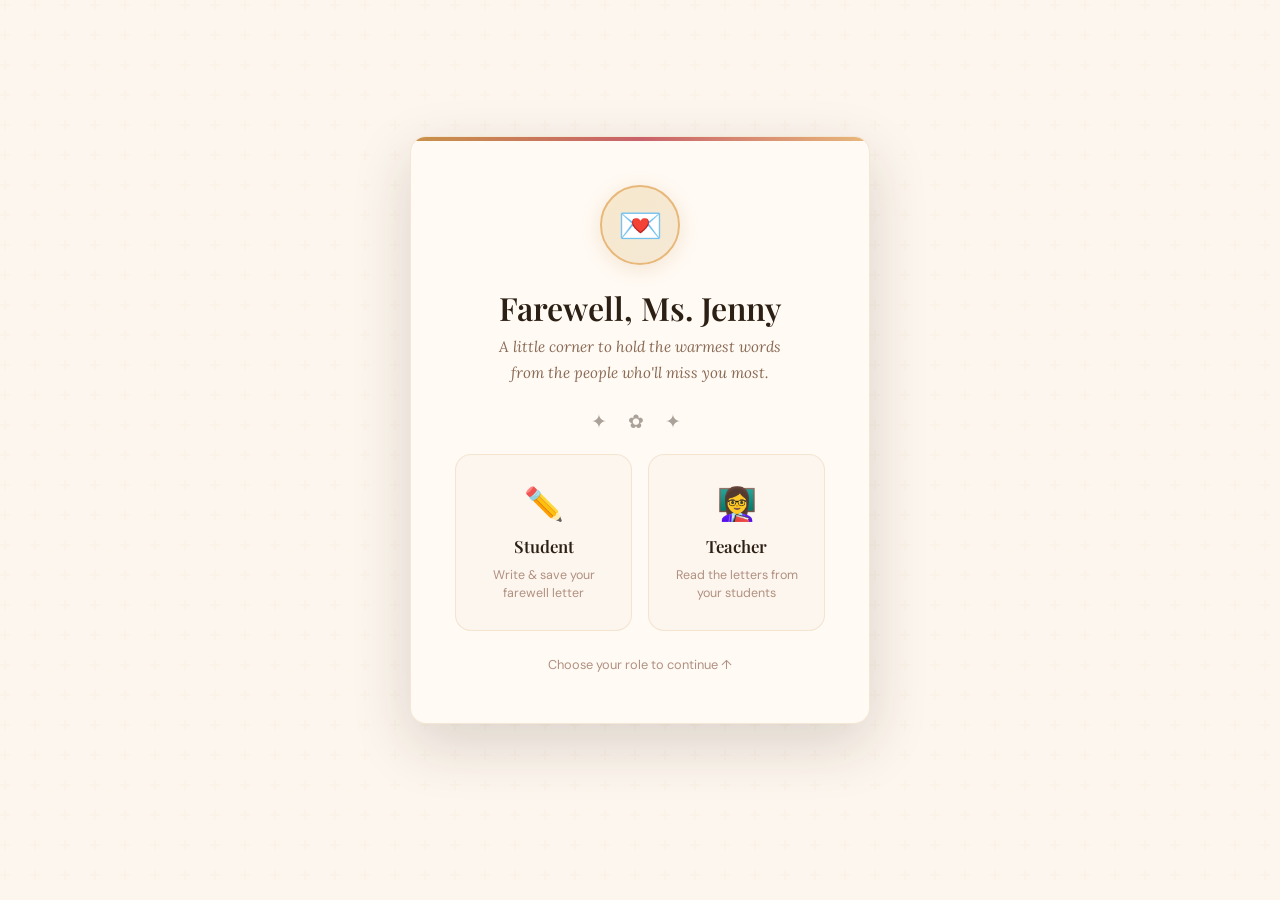
<file: index.html>
<!DOCTYPE html>
<html lang="en">
<head>
  <meta charset="UTF-8">
  <meta name="viewport" content="width=device-width, initial-scale=1.0">
  <title>Farewell Ms. Jenny — Letter Portal</title>
  <link rel="stylesheet" href="app.css">
</head>
<body>
  <main class="page page--center">
    <section class="card card--compact role-portal">
      <div class="portal-emblem">💌</div>
      <h1>Farewell, Ms. Jenny</h1>
      <p class="subtitle">
        A little corner to hold the warmest words<br>
        from the people who'll miss you most.
      </p>
      <div class="floral-deco">✦ ✿ ✦</div>
      <div class="role-grid">
        <a class="role-card" href="login.html?role=student">
          <span class="role-icon">✏️</span>
          <span class="role-label">Student</span>
          <span class="role-desc">Write & save your farewell letter</span>
        </a>
        <a class="role-card" href="login.html?role=teacher">
          <span class="role-icon">👩‍🏫</span>
          <span class="role-label">Teacher</span>
          <span class="role-desc">Read the letters from your students</span>
        </a>
      </div>
      <p class="hint" style="text-align:center;">Choose your role to continue ↑</p>
    </section>
  </main>

  <script src="shared.js"></script>
</body>
</html>
</file>
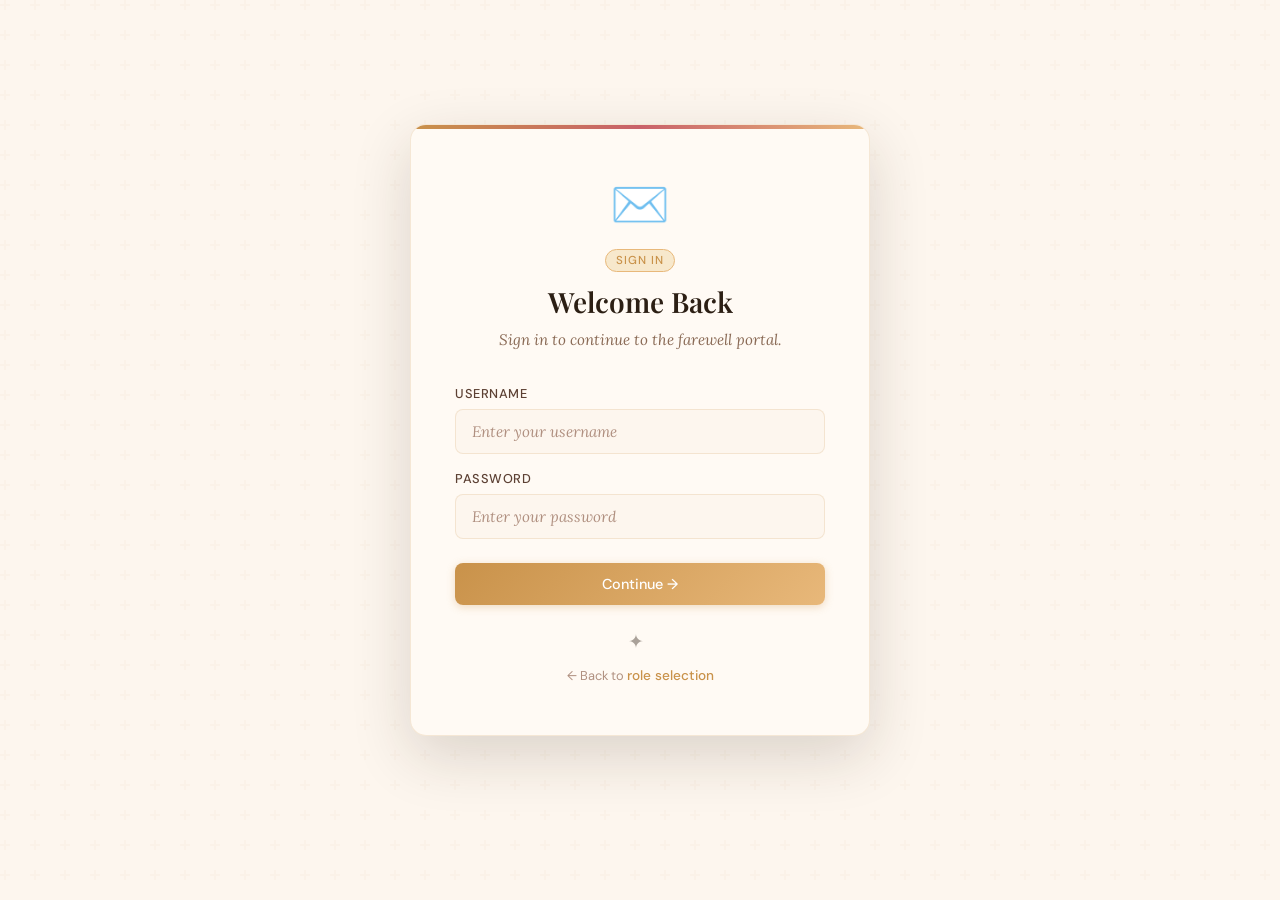
<file: home.html>
<!DOCTYPE html>
<html lang="en">
<head>
  <meta charset="UTF-8">
  <meta name="viewport" content="width=device-width, initial-scale=1.0">
  <title>Farewell Ms. Jenny — Home</title>
  <link rel="stylesheet" href="app.css">
</head>
<body>

  <nav class="top-nav">
    <span class="nav-brand">💌 Farewell, Ms. Jenny</span>
    <div class="nav-right">
      <span class="nav-user" id="navUser"></span>
      <a class="link" href="#" id="logoutBtn">Log Out</a>
    </div>
  </nav>

  <main class="page">
    <section class="card">

      <div class="home-hero">
        <span class="big-icon">🌸</span>
        <h1>Hello, <span id="heroName">Student</span>!</h1>
        <p class="subtitle">
          Welcome to Ms. Jenny's farewell portal. Leave your heartfelt message<br>
          or read what your classmates have written.
        </p>
      </div>

      <div class="home-actions">
        <button class="action-card action-card--write" id="writeBtn">
          <span class="card-icon">✏️</span>
          <span class="card-title">Write a Letter</span>
          <span class="card-desc">Compose your personal farewell message to Ms. Jenny</span>
        </button>
        <button class="action-card action-card--browse" id="browseBtn">
          <span class="card-icon">📖</span>
          <span class="card-title">Browse Letters</span>
          <span class="card-desc">Read heartfelt notes from your fellow students</span>
        </button>
      </div>

      <div id="myLetterSection">
        <div class="sep" style="margin:24px 0 20px;"></div>
        <div style="display:flex; align-items:center; justify-content:space-between; margin-bottom:12px;">
          <span style="font-size:0.78rem; font-weight:500; text-transform:uppercase; letter-spacing:0.1em; color:var(--ink-muted);">Your Letter</span>
          <div style="display:flex; gap:8px;" id="myLetterActions"></div>
        </div>
        <div id="myLetterContent">
          <div style="text-align:center; padding:20px; color:var(--ink-muted); font-family:'Lora',serif; font-style:italic;">
            Loading...
          </div>
        </div>
      </div>

      <div class="floral-deco" style="margin-top:28px;">✦ ✿ ✦</div>
      <p class="hint" style="text-align:center;">Wishing Ms. Jenny all the best in her next chapter. 💛</p>
    </section>
  </main>

  <!-- Write / Edit Modal -->
  <div class="overlay" id="writeOverlay">
    <div class="modal edit-modal" role="dialog" aria-modal="true" style="max-width:680px;">
      <button class="modal-close" id="closeWriteModal">✕</button>
      <p class="modal-eyebrow" id="writeModalEyebrow">Your Farewell Letter</p>
      <h2 class="modal-title" id="writeModalTitle">Write to Ms. Jenny</h2>
      <div class="modal-sep"></div>
      <div class="modal-body-form">
        <div class="form-grid">
          <div>
            <label class="label" for="wName">Your Name</label>
            <input class="input" id="wName" type="text" placeholder="Your full name" required>
          </div>
          <div>
            <label class="label" for="wCourse">Course & Section</label>
            <input class="input" id="wCourse" type="text" placeholder="e.g. BSIT 3-A" required>
          </div>
        </div>
        <label class="label" for="wLetter" style="margin-top:4px;">Your Letter</label>
        <textarea class="textarea" id="wLetter" placeholder="Dear Ms. Jenny, ..."></textarea>
        <div id="writeNotice"></div>
      </div>
      <div class="modal-footer">
        <button class="btn btn--ghost" id="cancelWriteBtn">Cancel</button>
        <button class="btn" id="saveLetterBtn">💾 Save Letter</button>
      </div>
    </div>
  </div>

  <!-- View Letter Modal -->
  <div class="overlay" id="viewOverlay">
    <div class="modal" role="dialog" aria-modal="true">
      <button class="modal-close" id="closeViewModal">✕</button>
      <p class="modal-eyebrow">Your Farewell Letter</p>
      <h2 class="modal-title" id="viewName"></h2>
      <p class="modal-meta" id="viewCourse"></p>
      <p class="creator-line" id="viewCreatedBy"></p>
      <div class="modal-sep"></div>
      <div class="modal-letter-body" id="viewBody"></div>
      <div class="modal-footer">
        <button class="btn btn--ghost" id="closeViewBtn">Close</button>
        <button class="btn btn--danger" id="viewDeleteBtn">🗑 Delete</button>
        <button class="btn" id="viewEditBtn">✏️ Edit</button>
      </div>
    </div>
  </div>

  <!-- Browse Letters Modal -->
  <div class="overlay" id="browseOverlay">
    <div class="modal" role="dialog" aria-modal="true" style="max-width:780px;">
      <button class="modal-close" id="closeBrowseModal">✕</button>
      <p class="modal-eyebrow">Farewell Letters</p>
      <h2 class="modal-title">Letters from Students</h2>
      <p class="modal-meta">Kind words from your classmates to Ms. Jenny.</p>
      <div class="modal-sep"></div>
      <div id="browseLettersList" style="overflow-y:auto; max-height:55vh; padding-right:4px;"></div>
    </div>
  </div>

  <script src="shared.js"></script>
  <script>
    if (!requireRole('student')) {}

    const session = getSession();
    const profile = getProfile();
    let myName   = profile ? profile.name   : '';
    let myCourse = profile ? profile.course : '';

    // ── Nav ──────────────────────────────────────────────────
    const displayName = myName || '';
    document.getElementById('navUser').textContent = displayName || 'Student';
    document.getElementById('heroName').textContent = displayName ? displayName.split(' ')[0] : 'Student';
    document.getElementById('logoutBtn').addEventListener('click', e => {
      e.preventDefault(); clearSession(); redirectTo('index.html');
    });

    // ── Load my submission from Supabase ─────────────────────
    async function loadMySubmission() {
      if (!myName) return null;
      if (myCourse) {
        const direct = await db.getByKey(myName, myCourse);
        if (direct) return direct;
      }
      const found = await db.getByName(myName);
      if (found) { myCourse = found.course; saveProfile(myName, myCourse); }
      return found || null;
    }

    // ── Render My Letter Section ─────────────────────────────
    async function renderMyLetterSection() {
      const sub = await loadMySubmission();
      const content = document.getElementById('myLetterContent');
      const actions = document.getElementById('myLetterActions');

      const writeBtn = document.getElementById('writeBtn');
      const writeBtnTitle = writeBtn.querySelector('.card-title');
      const writeBtnDesc  = writeBtn.querySelector('.card-desc');
      if (sub) {
        writeBtnTitle.textContent = 'Write New Letter';
        writeBtnDesc.textContent  = 'Start fresh with a new farewell message';
      } else {
        writeBtnTitle.textContent = 'Write a Letter';
        writeBtnDesc.textContent  = 'Compose your personal farewell message to Ms. Jenny';
      }

      if (!sub) {
        content.innerHTML = `
          <div class="my-letter-preview" style="text-align:center; padding:24px;">
            <p style="font-family:'Lora',serif; font-style:italic; color:var(--ink-muted); margin-bottom:16px;">
              You haven't written a letter yet. 🌸
            </p>
            <button class="btn btn--sm" id="inlineWriteBtn">✏️ Write Now</button>
          </div>`;
        actions.innerHTML = '';
        document.getElementById('inlineWriteBtn')?.addEventListener('click', openWriteModal);
        return;
      }

      myName   = sub.student_name;
      myCourse = sub.course;

      const dateStr = sub.updated_at
        ? new Date(sub.updated_at).toLocaleString('en-PH', { dateStyle: 'medium', timeStyle: 'short' })
        : '';

      content.innerHTML = `
        <div class="sticky-note sticky-note--mini">
          <div class="sticky-top">
            <strong>${esc(sub.student_name)}</strong>
            <span>${esc(sub.course)}</span>
          </div>
          <p class="creator-line">Created by: ${esc(sub.student_name)}</p>
          <p class="sticky-letter">${nl2br(sub.letter)}</p>
          ${dateStr ? `<p class="meta" style="margin-top:10px; padding-top:8px; border-top:1px dashed rgba(201,146,74,0.3);">🕐 Last updated: ${esc(dateStr)}</p>` : ''}
        </div>`;

      actions.innerHTML = `
        <button class="btn btn--sm btn--ghost" id="viewMyBtn">👁 View</button>
        <button class="btn btn--sm" id="editMyBtn">✏️ Edit</button>
        <button class="btn btn--sm btn--danger" id="deleteMyBtn">🗑 Delete</button>`;

      document.getElementById('viewMyBtn').addEventListener('click',   () => openViewModal(sub));
      document.getElementById('editMyBtn').addEventListener('click',   () => openEditModal(sub));
      document.getElementById('deleteMyBtn').addEventListener('click', () => confirmDelete(sub.student_name, sub.course));
    }

    // ── Write Modal (blank) ──────────────────────────────────
    function openWriteModal() {
      document.getElementById('writeModalEyebrow').textContent = 'New Letter';
      document.getElementById('writeModalTitle').textContent   = 'Write to Ms. Jenny';
      document.getElementById('wName').value   = '';
      document.getElementById('wCourse').value = '';
      document.getElementById('wLetter').value = '';
      document.getElementById('writeNotice').innerHTML = '';
      openOverlay('writeOverlay');
    }

    // ── Edit Modal (pre-filled) ──────────────────────────────
    function openEditModal(sub) {
      document.getElementById('writeModalEyebrow').textContent = 'Edit Letter';
      document.getElementById('writeModalTitle').textContent   = 'Update Your Letter';
      document.getElementById('wName').value   = sub.student_name;
      document.getElementById('wCourse').value = sub.course;
      document.getElementById('wLetter').value = sub.letter;
      document.getElementById('writeNotice').innerHTML = '';
      openOverlay('writeOverlay');
    }

    // ── Save ─────────────────────────────────────────────────
    document.getElementById('saveLetterBtn').addEventListener('click', async () => {
      const name   = document.getElementById('wName').value.trim();
      const course = document.getElementById('wCourse').value.trim();
      const letter = document.getElementById('wLetter').value.trim();
      const notice = document.getElementById('writeNotice');
      const btn    = document.getElementById('saveLetterBtn');

      if (!name || !course || !letter) {
        notice.innerHTML = '<div class="notice notice--error">Please fill in all fields.</div>';
        return;
      }

      btn.disabled = true;
      btn.textContent = 'Saving...';

      const ok = await db.upsert(name, course, letter);
      if (ok) {
        myName   = name;
        myCourse = course;
        saveProfile(name, course);
        notice.innerHTML = '<div class="notice notice--success">Letter saved! ✓</div>';
        setTimeout(() => { closeOverlay('writeOverlay'); renderMyLetterSection(); }, 800);
      } else {
        notice.innerHTML = '<div class="notice notice--error">Failed to save. Please try again.</div>';
      }

      btn.disabled = false;
      btn.textContent = '💾 Save Letter';
    });

    document.getElementById('cancelWriteBtn').addEventListener('click', () => closeOverlay('writeOverlay'));
    document.getElementById('closeWriteModal').addEventListener('click', () => closeOverlay('writeOverlay'));

    // ── View Modal ───────────────────────────────────────────
    function openViewModal(sub) {
      document.getElementById('viewName').textContent      = sub.student_name || 'Anonymous';
      document.getElementById('viewCourse').textContent    = sub.course;
      document.getElementById('viewCreatedBy').textContent = 'Created by: ' + sub.student_name;
      document.getElementById('viewBody').innerHTML        = nl2br(sub.letter);
      openOverlay('viewOverlay');
    }

    document.getElementById('closeViewModal').addEventListener('click', () => closeOverlay('viewOverlay'));
    document.getElementById('closeViewBtn').addEventListener('click',   () => closeOverlay('viewOverlay'));

    document.getElementById('viewEditBtn').addEventListener('click', async () => {
      closeOverlay('viewOverlay');
      const sub = await loadMySubmission();
      if (sub) openEditModal(sub);
    });

    document.getElementById('viewDeleteBtn').addEventListener('click', async () => {
      closeOverlay('viewOverlay');
      const sub = await loadMySubmission();
      if (sub) confirmDelete(sub.student_name, sub.course);
    });

    // ── Delete ───────────────────────────────────────────────
    async function confirmDelete(name, course) {
      if (!confirm('Are you sure you want to delete your letter? This cannot be undone.')) return;
      const ok = await db.delete(name, course);
      if (ok) {
        myName   = '';
        myCourse = '';
        clearProfile();
        renderMyLetterSection();
      } else {
        alert('Failed to delete. Please try again.');
      }
    }

    // ── Browse Modal ─────────────────────────────────────────
    async function openBrowseModal() {
      const list = document.getElementById('browseLettersList');
      list.innerHTML = '<p style="text-align:center; color:var(--ink-muted); font-family:Lora,serif; font-style:italic; padding:20px;">Loading letters...</p>';
      openOverlay('browseOverlay');

      const all = await db.getAll();

      if (all.length === 0) {
        list.innerHTML = `
          <div class="no-letter">
            <div class="no-letter-icon">📭</div>
            <p>No letters yet.<br>Be the first to write one!</p>
          </div>`;
        return;
      }

      list.innerHTML = `<div class="letters-grid">${all.map(e => {
        const dateStr = e.updated_at
          ? new Date(e.updated_at).toLocaleString('en-PH', { dateStyle: 'medium', timeStyle: 'short' })
          : '';
        return `
          <article class="sticky-note sticky-note--mini">
            <div class="sticky-top">
              <strong>${esc(e.student_name || 'Anonymous')}</strong>
              <span>${esc(e.course)}</span>
            </div>
            <p class="creator-line">Created by: ${esc(e.student_name || 'Anonymous')}</p>
            <p class="sticky-letter">${nl2br(e.letter)}</p>
            ${dateStr ? `<p class="meta" style="margin-top:8px; padding-top:8px; border-top:1px dashed rgba(201,146,74,0.3);">🕐 ${esc(dateStr)}</p>` : ''}
          </article>`;
      }).join('')}</div>`;
    }

    document.getElementById('closeBrowseModal').addEventListener('click', () => closeOverlay('browseOverlay'));

    // ── Overlay helpers ──────────────────────────────────────
    function openOverlay(id) { document.getElementById(id).classList.add('open'); document.body.style.overflow = 'hidden'; }
    function closeOverlay(id) { document.getElementById(id).classList.remove('open'); document.body.style.overflow = ''; }

    ['writeOverlay','viewOverlay','browseOverlay'].forEach(id => {
      document.getElementById(id).addEventListener('click', e => {
        if (e.target === document.getElementById(id)) closeOverlay(id);
      });
    });

    document.addEventListener('keydown', e => {
      if (e.key === 'Escape') ['writeOverlay','viewOverlay','browseOverlay'].forEach(closeOverlay);
    });

    // ── Button wiring ────────────────────────────────────────
    document.getElementById('writeBtn').addEventListener('click', openWriteModal);
    document.getElementById('browseBtn').addEventListener('click', openBrowseModal);

    // ── Init ─────────────────────────────────────────────────
    renderMyLetterSection();
  </script>
</body>
</html>
</file>
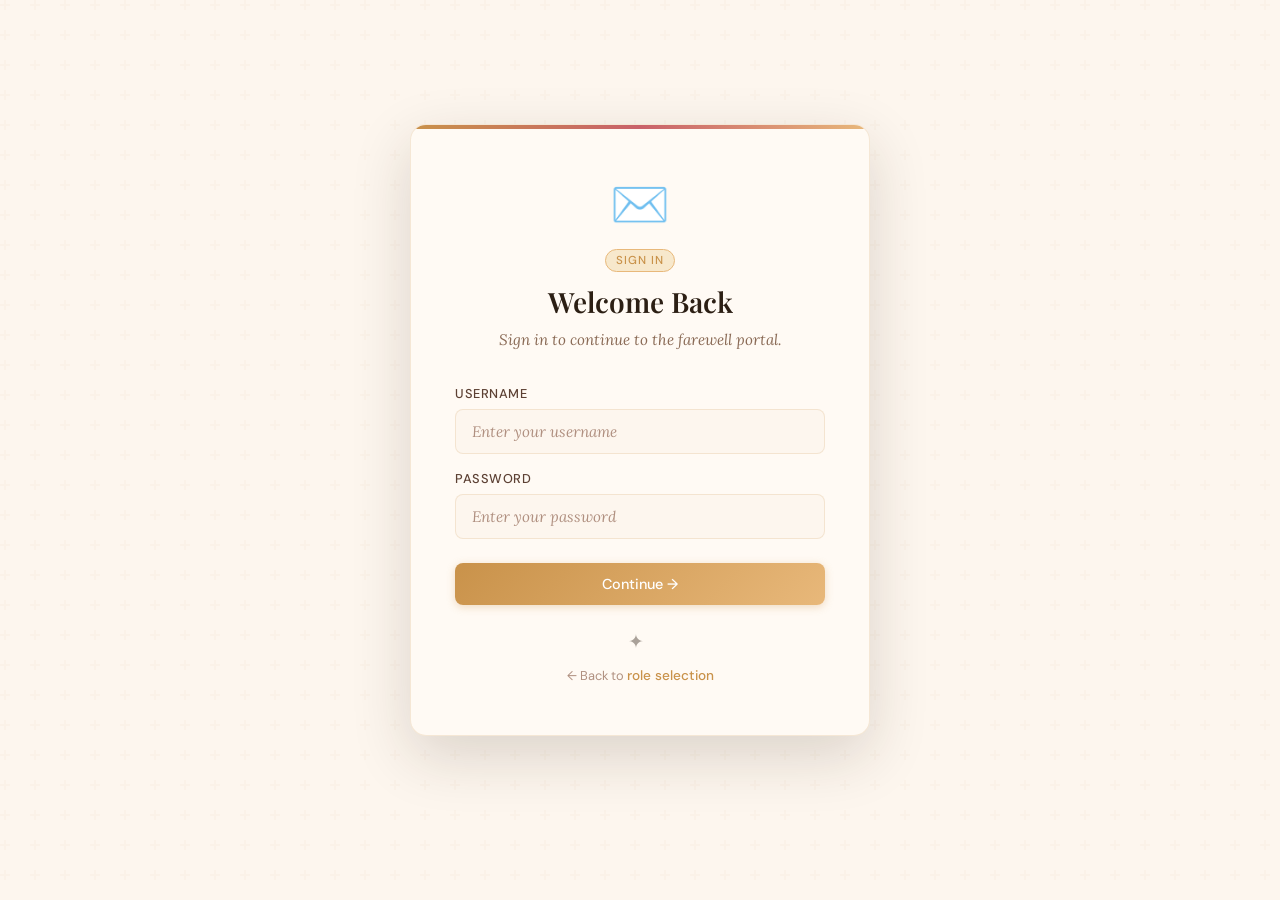
<file: login.html>
<!DOCTYPE html>
<html lang="en">
<head>
  <meta charset="UTF-8">
  <meta name="viewport" content="width=device-width, initial-scale=1.0">
  <title>Farewell Ms. Jenny — Log In</title>
  <link rel="stylesheet" href="app.css">
</head>
<body>
  <main class="page page--center">
    <section class="card card--compact">
      <div class="login-header">
        <span class="portal-icon" id="roleIcon">✉️</span>
        <span class="badge" id="roleLabel">Sign In</span>
        <h1 class="title" style="margin-top:12px;">Welcome Back</h1>
        <p class="subtitle" style="margin-bottom:0;">Sign in to continue to the farewell portal.</p>
      </div>

      <div>
        <label class="label" for="username">Username</label>
        <input class="input" id="username" name="username" type="text"
          autocomplete="username" placeholder="Enter your username" required>

        <label class="label" for="password" style="margin-top:16px;">Password</label>
        <input class="input" id="password" name="password" type="password"
          autocomplete="current-password" placeholder="Enter your password" required>

        <button class="btn btn--full" id="loginBtn" style="margin-top:24px;">
          Continue →
        </button>
      </div>

      <div id="errorMsg" class="notice notice--error hidden"></div>

      <div class="floral-deco" style="margin:24px 0 8px;">✦</div>
      <p class="hint" style="text-align:center;">← Back to <a class="link" href="index.html">role selection</a></p>
    </section>
  </main>

  <script src="shared.js"></script>
  <script>
    

    const params = new URLSearchParams(location.search);
    const role = params.get('role') || '';
    const errorParam = params.get('error') || '';

    const roleIcon  = document.getElementById('roleIcon');
    const roleLabel = document.getElementById('roleLabel');
    const usernameInput = document.getElementById('username');

    if (role === 'student') {
      roleIcon.textContent = '✏️';
      roleLabel.textContent = 'Student Login';
      usernameInput.value = 'student';
    } else if (role === 'teacher') {
      roleIcon.textContent = '👩‍🏫';
      roleLabel.textContent = 'Teacher Login';
      usernameInput.value = 'Jenny';
    }

    if (errorParam) showError(errorParam);

    function showError(msg) {
      const el = document.getElementById('errorMsg');
      el.textContent = msg;
      el.classList.remove('hidden');
    }

    document.getElementById('loginBtn').addEventListener('click', () => {
      const username = usernameInput.value.trim();
      const password = document.getElementById('password').value;
      if (!username || !password) { showError('Please fill in both fields.'); return; }

      const authedRole = authenticate(username, password);
      if (!authedRole) { showError('Invalid username or password.'); return; }

      if (authedRole === 'student') {
        setSession('student', username, '');
        redirectTo('home.html');
      } else {
        setSession('teacher', 'Jenny', '');
        redirectTo('teacher.html');
      }
    });

    // Allow Enter key
    [usernameInput, document.getElementById('password')].forEach(el => {
      el.addEventListener('keydown', e => { if (e.key === 'Enter') document.getElementById('loginBtn').click(); });
    });
  </script>
</body>
</html>
</file>
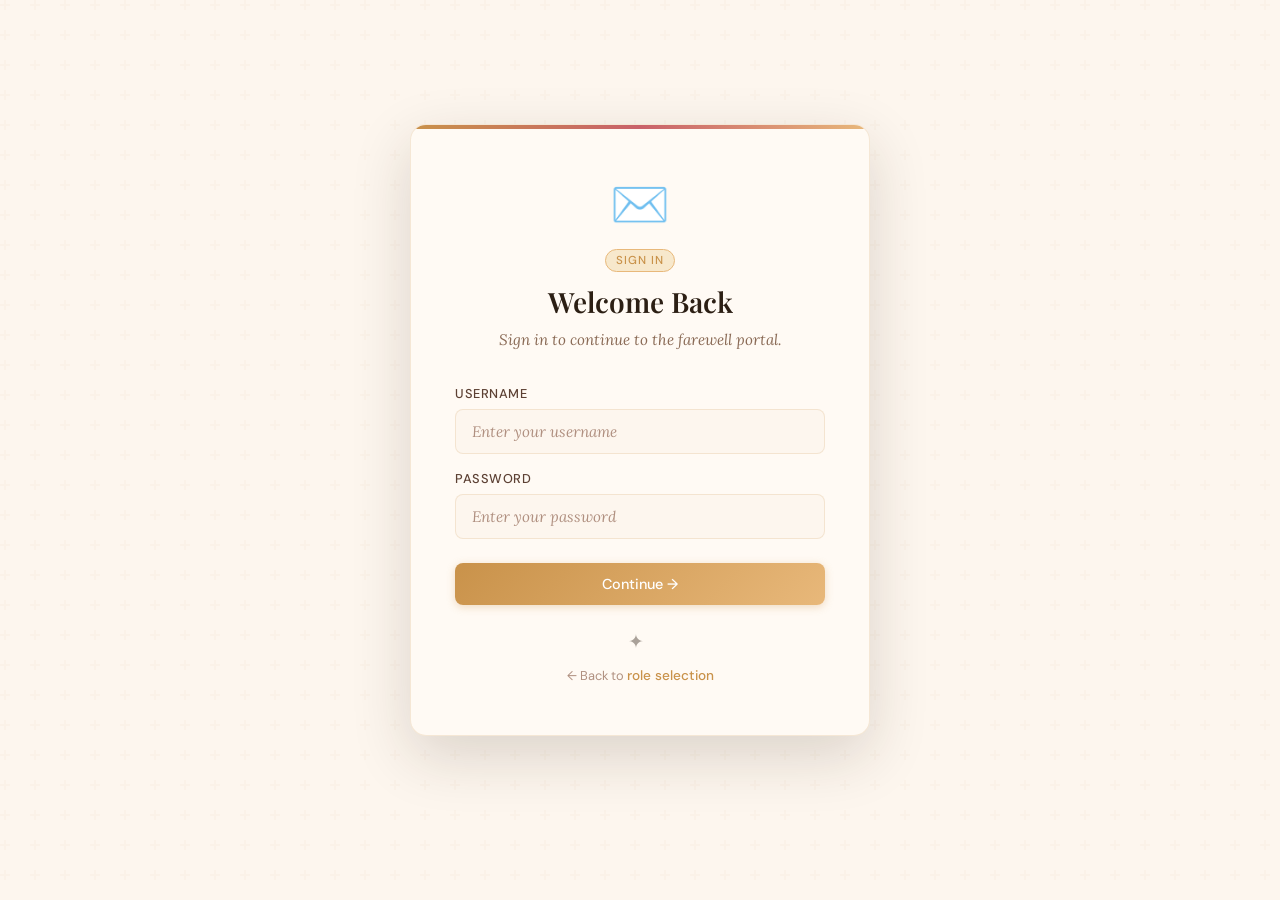
<file: teacher.html>
<!DOCTYPE html>
<html lang="en">
<head>
  <meta charset="UTF-8">
  <meta name="viewport" content="width=device-width, initial-scale=1.0">
  <title>Farewell Ms. Jenny — Your Letters</title>
  <link rel="stylesheet" href="app.css">
</head>
<body>

  <nav class="top-nav">
    <span class="nav-brand">💌 Farewell, Ms. Jenny</span>
    <div class="nav-right">
      <span class="nav-user">Teacher View</span>
      <a class="link" href="#" id="logoutBtn">Log Out</a>
    </div>
  </nav>

  <main class="page">
    <section class="card">

      <div class="hero">
        <div class="hero-icon">👩‍🏫</div>
        <div class="hero-text">
          <h1>For Ms. Jenny</h1>
          <p class="subtitle">Letters from your students</p>
        </div>
      </div>

      <div class="header" style="margin-bottom:20px;">
        <span class="badge">Teacher View · Read Only</span>
        <button class="btn btn--sm btn--ghost" id="refreshBtn">🔄 Refresh</button>
      </div>

      <p class="subtitle">All the heartfelt farewell letters written by your students.</p>

      <div class="sep"></div>

      <div class="panel" id="lettersPanel">
        <div style="text-align:center; padding:40px; color:var(--ink-muted); font-family:'Lora',serif; font-style:italic;">
          Loading letters...
        </div>
      </div>

      <div class="floral-deco" style="margin-top:28px;">✦ ✿ ✦</div>
      <p class="hint" style="text-align:center; margin-top:4px;">
        Wishing you all the best in your next chapter, Ms. Jenny. 💛
      </p>

    </section>
  </main>

  <!-- Full Letter Modal -->
  <div class="overlay" id="readOverlay">
    <div class="modal" role="dialog" aria-modal="true">
      <button class="modal-close" id="closeReadModal">✕</button>
      <p class="modal-eyebrow">Farewell Letter</p>
      <h2 class="modal-title" id="readName"></h2>
      <p class="modal-meta" id="readCourse"></p>
      <p class="creator-line" id="readCreatedBy"></p>
      <div class="modal-sep"></div>
      <div class="modal-letter-body" id="readBody"></div>
      <div class="modal-footer">
        <button class="btn btn--ghost" id="closeReadBtn">Close</button>
      </div>
    </div>
  </div>

  <script src="shared.js"></script>
  <script>
    if (!requireRole('teacher')) {}

    document.getElementById('logoutBtn').addEventListener('click', e => {
      e.preventDefault(); clearSession(); redirectTo('index.html');
    });

    document.getElementById('refreshBtn').addEventListener('click', renderLetters);

    async function renderLetters() {
      const panel = document.getElementById('lettersPanel');
      panel.innerHTML = '<div style="text-align:center; padding:40px; color:var(--ink-muted); font-family:\'Lora\',serif; font-style:italic;">Loading letters...</div>';

      const letters = await db.getAll();

      if (letters.length === 0) {
        panel.innerHTML = `
          <div class="no-letter">
            <div class="no-letter-icon">📭</div>
            <p>No letters have been written yet.<br>Check back soon!</p>
          </div>`;
        return;
      }

      panel.innerHTML = `<div class="letters-grid">${letters.map((e, i) => {
        const dateStr = e.updated_at
          ? new Date(e.updated_at).toLocaleString('en-PH', { dateStyle: 'medium', timeStyle: 'short' })
          : '';
        return `
          <article class="sticky-note sticky-note--teacher sticky-note--mini">
            <div class="sticky-top">
              <strong>${esc(e.student_name || 'Anonymous Student')}</strong>
              <span>${esc(e.course)}</span>
            </div>
            <p class="creator-line">Created by: ${esc(e.student_name || 'Anonymous')}</p>
            <p class="sticky-letter">${nl2br(e.letter)}</p>
            ${dateStr ? `<p class="meta" style="margin-top:10px; padding-top:10px; border-top:1px dashed rgba(201,146,74,0.3);">🕐 Last updated: ${esc(dateStr)}</p>` : ''}
            <div class="sticky-actions">
              <button class="btn btn--sm btn--ghost read-btn" data-idx="${i}">📖 Read Full</button>
            </div>
          </article>`;
      }).join('')}</div>`;

      document.querySelectorAll('.read-btn').forEach(btn => {
        btn.addEventListener('click', () => openReadModal(letters[parseInt(btn.dataset.idx)]));
      });
    }

    function openReadModal(sub) {
      const dateStr = sub.updated_at
        ? new Date(sub.updated_at).toLocaleString('en-PH', { dateStyle: 'medium', timeStyle: 'short' })
        : '';
      document.getElementById('readName').textContent      = sub.student_name || 'Anonymous Student';
      document.getElementById('readCourse').textContent    = sub.course + (dateStr ? ' · ' + dateStr : '');
      document.getElementById('readCreatedBy').textContent = 'Written by: ' + (sub.student_name || 'Anonymous');
      document.getElementById('readBody').innerHTML        = nl2br(sub.letter);
      document.getElementById('readOverlay').classList.add('open');
      document.body.style.overflow = 'hidden';
    }

    function closeReadModal() {
      document.getElementById('readOverlay').classList.remove('open');
      document.body.style.overflow = '';
    }

    document.getElementById('closeReadModal').addEventListener('click', closeReadModal);
    document.getElementById('closeReadBtn').addEventListener('click', closeReadModal);
    document.getElementById('readOverlay').addEventListener('click', e => {
      if (e.target === document.getElementById('readOverlay')) closeReadModal();
    });
    document.addEventListener('keydown', e => { if (e.key === 'Escape') closeReadModal(); });

    renderLetters();
  </script>
</body>
</html>
</file>
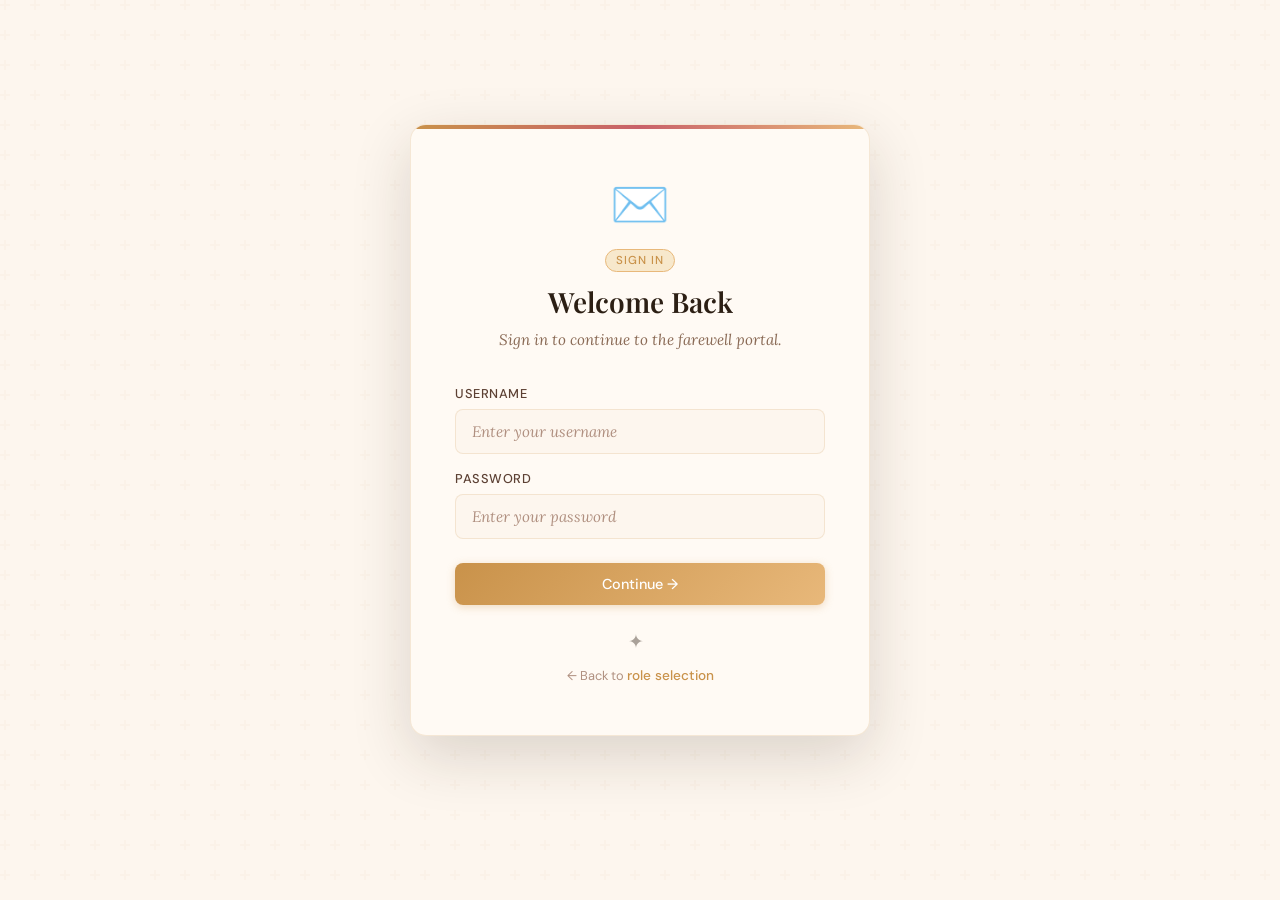
<file: techer.html>
<!DOCTYPE html>
<html lang="en">
<head>
  <meta charset="UTF-8">
  <meta name="viewport" content="width=device-width, initial-scale=1.0">
  <title>Farewell Ms. Jenny — Your Letters</title>
  <link rel="stylesheet" href="app.css">
</head>
<body>

  <!-- Nav -->
  <nav class="top-nav">
    <span class="nav-brand">💌 Farewell, Ms. Jenny</span>
    <div class="nav-right">
      <span class="nav-user">Teacher View</span>
      <a class="link" href="#" id="logoutBtn">Log Out</a>
    </div>
  </nav>

  <main class="page">
    <section class="card">

      <div class="hero">
        <div class="hero-icon">👩‍🏫</div>
        <div class="hero-text">
          <h1>For Ms. Jenny</h1>
          <p class="subtitle">Letters from your students</p>
        </div>
      </div>

      <div class="header" style="margin-bottom:20px;">
        <span class="badge">Teacher View · Read Only</span>
        <button class="btn btn--sm btn--ghost" id="refreshBtn">🔄 Refresh</button>
      </div>

      <p class="subtitle">All the heartfelt farewell letters written by your students.</p>

      <div class="sep"></div>

      <div class="panel" id="lettersPanel">
        <!-- rendered by JS -->
      </div>

      <div class="floral-deco" style="margin-top:28px;">✦ ✿ ✦</div>
      <p class="hint" style="text-align:center; margin-top:4px;">
        Wishing you all the best in your next chapter, Ms. Jenny. 💛
      </p>

    </section>
  </main>

  <!-- Full Letter Modal -->
  <div class="overlay" id="readOverlay">
    <div class="modal" role="dialog" aria-modal="true">
      <button class="modal-close" id="closeReadModal">✕</button>
      <p class="modal-eyebrow">Farewell Letter</p>
      <h2 class="modal-title" id="readName"></h2>
      <p class="modal-meta" id="readCourse"></p>
      <p class="creator-line" id="readCreatedBy"></p>
      <div class="modal-sep"></div>
      <div class="modal-letter-body" id="readBody"></div>
      <div class="modal-footer">
        <button class="btn btn--ghost" id="closeReadBtn">Close</button>
      </div>
    </div>
  </div>

  <script src="shared.js"></script>
  <script>
    if (!requireRole('teacher')) { /* redirected */ }

    document.getElementById('logoutBtn').addEventListener('click', e => {
      e.preventDefault(); clearSession(); redirectTo('index.html');
    });

    document.getElementById('refreshBtn').addEventListener('click', renderLetters);

    function renderLetters() {
      const letters = getAllSubmissions();
      const panel = document.getElementById('lettersPanel');

      if (letters.length === 0) {
        panel.innerHTML = `
          <div class="no-letter">
            <div class="no-letter-icon">📭</div>
            <p>No letters have been written yet.<br>Check back soon!</p>
          </div>`;
        return;
      }

      panel.innerHTML = `<div class="letters-grid">${letters.map((e, i) => `
        <article class="sticky-note sticky-note--teacher sticky-note--mini">
          <div class="sticky-top">
            <strong>${esc(e.student_name || 'Anonymous Student')}</strong>
            <span>${esc(e.course)}</span>
          </div>
          <p class="creator-line">Created by: ${esc(e.student_name || 'Anonymous')}</p>
          <p class="sticky-letter">${nl2br(e.letter)}</p>
          ${e.updated_at ? `<p class="meta" style="margin-top:10px; padding-top:10px; border-top:1px dashed rgba(201,146,74,0.3);">🕐 Last updated: ${esc(e.updated_at)}</p>` : ''}
          <div class="sticky-actions">
            <button class="btn btn--sm btn--ghost read-btn" data-idx="${i}">📖 Read Full</button>
          </div>
        </article>`).join('')}
      </div>`;

      // Wire read buttons
      const allLetters = letters;
      document.querySelectorAll('.read-btn').forEach(btn => {
        btn.addEventListener('click', () => {
          const entry = allLetters[parseInt(btn.dataset.idx)];
          openReadModal(entry);
        });
      });
    }

    function openReadModal(sub) {
      document.getElementById('readName').textContent = sub.student_name || 'Anonymous Student';
      document.getElementById('readCourse').textContent = sub.course;
      document.getElementById('readCreatedBy').textContent = 'Written by: ' + (sub.student_name || 'Anonymous');
      document.getElementById('readBody').innerHTML = nl2br(sub.letter);
      document.getElementById('readOverlay').classList.add('open');
      document.body.style.overflow = 'hidden';
    }

    document.getElementById('closeReadModal').addEventListener('click', closeReadModal);
    document.getElementById('closeReadBtn').addEventListener('click', closeReadModal);
    document.getElementById('readOverlay').addEventListener('click', e => {
      if (e.target === document.getElementById('readOverlay')) closeReadModal();
    });
    document.addEventListener('keydown', e => { if (e.key === 'Escape') closeReadModal(); });

    function closeReadModal() {
      document.getElementById('readOverlay').classList.remove('open');
      document.body.style.overflow = '';
    }

    renderLetters();
  </script>
</body>
</html>
</file>
<file: app.css>
@import url('https://fonts.googleapis.com/css2?family=Playfair+Display:ital,wght@0,400;0,600;1,400;1,600&family=Lora:ital,wght@0,400;0,500;1,400&family=DM+Sans:wght@300;400;500&display=swap');

:root {
  --cream:       #fdf6ee;
  --warm-white:  #fffaf4;
  --parchment:   #f5e9d6;
  --gold:        #c9924a;
  --gold-light:  #e8b87a;
  --gold-pale:   #f7e8cc;
  --rose:        #c9626a;
  --rose-pale:   #f9e8e8;
  --ink:         #2c1f14;
  --ink-mid:     #5c4033;
  --ink-soft:    #8a6a55;
  --ink-muted:   #b09080;
  --sage:        #7a9e87;
  --line:        rgba(201,146,74,0.18);
  --shadow-sm:   0 2px 12px rgba(44,31,20,0.08);
  --shadow-md:   0 8px 32px rgba(44,31,20,0.12);
  --shadow-lg:   0 20px 60px rgba(44,31,20,0.16);
  --radius:      16px;
  --radius-sm:   8px;
}

*, *::before, *::after { box-sizing: border-box; margin: 0; padding: 0; }
html { scroll-behavior: smooth; }

body {
  font-family: 'DM Sans', sans-serif;
  background: var(--cream);
  color: var(--ink);
  min-height: 100vh;
  overflow-x: hidden;
}

body::before {
  content: '';
  position: fixed;
  inset: 0;
  background-image: url("data:image/svg+xml,%3Csvg width='60' height='60' viewBox='0 0 60 60' xmlns='http://www.w3.org/2000/svg'%3E%3Cg fill='none' fill-rule='evenodd'%3E%3Cg fill='%23c9924a' fill-opacity='0.03'%3E%3Cpath d='M36 34v-4h-2v4h-4v2h4v4h2v-4h4v-2h-4zm0-30V0h-2v4h-4v2h4v4h2V6h4V4h-4zM6 34v-4H4v4H0v2h4v4h2v-4h4v-2H6zM6 4V0H4v4H0v2h4v4h2V6h4V4H6z'/%3E%3C/g%3E%3C/g%3E%3C/svg%3E");
  pointer-events: none;
  z-index: 0;
}

.page {
  position: relative;
  z-index: 1;
  min-height: 100vh;
  display: flex;
  align-items: flex-start;
  justify-content: center;
  padding: 40px 20px 80px;
}

.page--center { align-items: center; }

.card {
  background: var(--warm-white);
  border: 1px solid var(--line);
  border-radius: var(--radius);
  box-shadow: var(--shadow-lg);
  padding: 48px 52px;
  width: 100%;
  max-width: 760px;
  position: relative;
  overflow: hidden;
}

.card::before {
  content: '';
  position: absolute;
  top: 0; left: 0; right: 0;
  height: 4px;
  background: linear-gradient(90deg, var(--gold), var(--rose), var(--gold-light));
}

.card--compact { max-width: 460px; padding: 48px 44px; }

/* Role Portal */
.role-portal { text-align: center; }
.portal-emblem {
  width: 80px; height: 80px;
  background: linear-gradient(135deg, var(--gold-pale), var(--parchment));
  border: 2px solid var(--gold-light);
  border-radius: 50%;
  display: flex; align-items: center; justify-content: center;
  font-size: 36px;
  margin: 0 auto 24px;
  box-shadow: 0 4px 20px rgba(201,146,74,0.2);
}

.role-portal h1 {
  font-family: 'Playfair Display', serif;
  font-size: 2rem; font-weight: 600;
  color: var(--ink); margin-bottom: 6px; line-height: 1.2;
}

.role-grid {
  display: grid;
  grid-template-columns: 1fr 1fr;
  gap: 16px; margin-bottom: 24px;
}

.role-card {
  display: flex; flex-direction: column; align-items: center;
  gap: 10px; padding: 28px 20px;
  background: var(--cream);
  border: 1.5px solid var(--line);
  border-radius: var(--radius);
  text-decoration: none; color: var(--ink);
  transition: all 0.2s ease; cursor: pointer;
}
.role-card:hover {
  border-color: var(--gold); background: var(--gold-pale);
  transform: translateY(-2px); box-shadow: var(--shadow-md);
}
.role-card .role-icon { font-size: 2rem; }
.role-card .role-label { font-family: 'Playfair Display', serif; font-weight: 600; font-size: 1.05rem; }
.role-card .role-desc { font-size: 0.78rem; color: var(--ink-muted); text-align: center; line-height: 1.4; }

/* Hero */
.hero { display: flex; align-items: center; gap: 14px; margin-bottom: 28px; }
.hero-icon {
  width: 52px; height: 52px;
  background: linear-gradient(135deg, var(--gold-pale), var(--parchment));
  border: 1.5px solid var(--gold-light);
  border-radius: 12px;
  display: flex; align-items: center; justify-content: center;
  font-size: 24px; flex-shrink: 0;
}
.hero-text h1 { font-family: 'Playfair Display', serif; font-size: 1.5rem; font-weight: 600; color: var(--ink); line-height: 1.2; }
.hero-text .subtitle { font-family: 'Lora', serif; font-style: italic; font-size: 0.88rem; color: var(--ink-soft); margin-top: 2px; }

/* Badge */
.badge {
  display: inline-block;
  background: var(--gold-pale); border: 1px solid var(--gold-light);
  color: var(--gold); font-size: 0.72rem; font-weight: 500;
  letter-spacing: 0.08em; text-transform: uppercase;
  padding: 3px 10px; border-radius: 20px;
}

/* Typography */
.title { font-family: 'Playfair Display', serif; font-size: 1.75rem; font-weight: 600; color: var(--ink); line-height: 1.25; margin-bottom: 8px; }
.subtitle { font-family: 'Lora', serif; font-style: italic; color: var(--ink-soft); font-size: 0.95rem; line-height: 1.7; margin-bottom: 24px; }
.meta { font-size: 0.82rem; color: var(--ink-muted); margin-bottom: 24px; line-height: 1.5; }
.hint { font-size: 0.8rem; color: var(--ink-muted); margin-top: 12px; line-height: 1.5; }
.muted { color: var(--ink-muted); font-style: italic; }

.header { display: flex; align-items: flex-start; justify-content: space-between; margin-bottom: 8px; }

/* Form */
.form-grid { display: grid; grid-template-columns: 1fr 1fr; gap: 16px; margin-bottom: 20px; }
.label { display: block; font-size: 0.8rem; font-weight: 500; color: var(--ink-mid); letter-spacing: 0.04em; text-transform: uppercase; margin-bottom: 7px; }
.input, .textarea {
  width: 100%; padding: 12px 16px;
  background: var(--cream); border: 1.5px solid var(--line);
  border-radius: var(--radius-sm);
  font-family: 'Lora', serif; font-size: 0.95rem; color: var(--ink);
  transition: border-color 0.2s, box-shadow 0.2s; outline: none;
}
.input::placeholder, .textarea::placeholder { color: var(--ink-muted); font-style: italic; }
.input:focus, .textarea:focus { border-color: var(--gold); box-shadow: 0 0 0 3px rgba(201,146,74,0.12); background: var(--warm-white); }
.textarea { min-height: 180px; resize: vertical; line-height: 1.7; margin-bottom: 20px; display: block; }

/* Buttons */
.btn {
  display: inline-flex; align-items: center; justify-content: center;
  gap: 8px; padding: 12px 24px;
  background: linear-gradient(135deg, var(--gold), var(--gold-light));
  border: none; border-radius: var(--radius-sm);
  font-family: 'DM Sans', sans-serif; font-size: 0.9rem; font-weight: 500;
  color: white; cursor: pointer; text-decoration: none;
  transition: all 0.2s ease; box-shadow: 0 2px 8px rgba(201,146,74,0.3);
}
.btn:hover { transform: translateY(-1px); box-shadow: 0 4px 16px rgba(201,146,74,0.4); }
.btn:active { transform: translateY(0); }
.btn--full { width: 100%; margin-top: 8px; }
.btn--ghost { background: transparent; border: 1.5px solid var(--line); color: var(--ink-mid); box-shadow: none; }
.btn--ghost:hover { border-color: var(--gold); color: var(--gold); background: var(--gold-pale); box-shadow: none; }
.btn--danger { background: linear-gradient(135deg, var(--rose), #d9858b); box-shadow: 0 2px 8px rgba(201,98,106,0.25); }
.btn--danger:hover { box-shadow: 0 4px 16px rgba(201,98,106,0.35); }
.btn--view { background: linear-gradient(135deg, var(--ink), var(--ink-mid)); box-shadow: 0 2px 8px rgba(44,31,20,0.2); }
.btn--view:hover { box-shadow: 0 4px 16px rgba(44,31,20,0.3); }
.btn--sm { padding: 8px 16px; font-size: 0.82rem; }

.actions-row { display: flex; gap: 10px; flex-wrap: wrap; margin-bottom: 4px; }

/* Links */
.link { color: var(--gold); text-decoration: none; font-size: 0.85rem; font-weight: 500; transition: color 0.15s; }
.link:hover { color: var(--rose); text-decoration: underline; }

/* Notices */
.notice { padding: 12px 16px; border-radius: var(--radius-sm); font-size: 0.875rem; margin-top: 16px; border-left: 3px solid; line-height: 1.5; }
.notice--success { background: #f0f8f3; border-color: var(--sage); color: #2d6a4f; }
.notice--error { background: var(--rose-pale); border-color: var(--rose); color: #7a2e33; }

/* Sep */
.sep { height: 1px; background: var(--line); margin: 32px 0; }

/* Sticky Notes */
.sticky-wrap { margin-top: 32px; }
.sticky-wrap .section-label {
  font-size: 0.75rem; font-weight: 500; text-transform: uppercase;
  letter-spacing: 0.1em; color: var(--ink-muted); margin-bottom: 14px;
  display: flex; align-items: center; gap: 8px;
}
.sticky-wrap .section-label::after { content: ''; flex: 1; height: 1px; background: var(--line); }

.sticky-note {
  background: linear-gradient(160deg, #fef9c3 0%, #fef3a0 100%);
  border-radius: 2px 16px 16px 2px;
  box-shadow: 0 4px 20px rgba(44,31,20,0.10), inset 0 0 0 1px rgba(201,146,74,0.1), -4px 0 0 0 var(--gold-light);
  padding: 28px 32px;
  position: relative; overflow: hidden;
  font-family: 'Lora', serif;
  transition: transform 0.2s;
}
.sticky-note::before {
  content: '';
  position: absolute; top: 0; right: 0;
  width: 28px; height: 28px;
  background: linear-gradient(225deg, rgba(201,146,74,0.2) 50%, transparent 50%);
}

.sticky-top {
  display: flex; align-items: baseline;
  justify-content: space-between; gap: 12px;
  margin-bottom: 14px; padding-bottom: 12px;
  border-bottom: 1px dashed rgba(201,146,74,0.3);
}
.sticky-top strong { font-family: 'Playfair Display', serif; font-size: 1.05rem; color: var(--ink); }
.sticky-top span { font-size: 0.8rem; color: var(--ink-soft); font-style: italic; white-space: nowrap; }
.sticky-letter { color: var(--ink-mid); font-size: 0.95rem; line-height: 1.8; white-space: pre-wrap; }
.creator-line { margin: 2px 0 10px; font-size: 0.8rem; color: var(--ink-soft); font-style: italic; }

.sticky-note--teacher {
  background: linear-gradient(160deg, #fff8f0 0%, #fef0e0 100%);
  border-left: 4px solid var(--gold);
}
.letters-grid { display: grid; grid-template-columns: repeat(2, minmax(0, 1fr)); gap: 14px; }
.sticky-note--mini { padding: 20px 22px; }
.sticky-note--mini .sticky-letter { font-size: 0.9rem; line-height: 1.7; }

/* Sticky actions */
.sticky-actions {
  display: flex; gap: 8px; margin-top: 14px;
  padding-top: 12px; border-top: 1px dashed rgba(201,146,74,0.3);
}

/* Modal */
.overlay {
  display: none; position: fixed; inset: 0;
  background: rgba(44,31,20,0.55); backdrop-filter: blur(4px);
  z-index: 100; align-items: center; justify-content: center;
  padding: 20px; animation: fadeIn 0.2s ease;
}
.overlay.open { display: flex; }
@keyframes fadeIn { from { opacity: 0; } to { opacity: 1; } }

.modal {
  background: var(--warm-white);
  border-radius: var(--radius);
  box-shadow: 0 32px 80px rgba(44,31,20,0.25);
  width: 100%; max-width: 620px;
  max-height: 90vh; overflow-y: auto;
  padding: 44px 48px;
  position: relative;
  animation: slideUp 0.25s ease;
  border-top: 4px solid var(--gold);
}
@keyframes slideUp { from { transform: translateY(20px); opacity: 0; } to { transform: translateY(0); opacity: 1; } }

.modal-close {
  position: absolute; top: 16px; right: 20px;
  background: transparent; border: none;
  font-size: 1.4rem; color: var(--ink-muted);
  cursor: pointer; line-height: 1; padding: 4px 8px;
  border-radius: 6px; transition: all 0.15s;
}
.modal-close:hover { background: var(--rose-pale); color: var(--rose); }
.modal-eyebrow { font-size: 0.72rem; font-weight: 500; text-transform: uppercase; letter-spacing: 0.12em; color: var(--gold); margin-bottom: 6px; }
.modal-title { font-family: 'Playfair Display', serif; font-size: 1.6rem; font-weight: 600; color: var(--ink); margin-bottom: 4px; }
.modal-meta { font-family: 'Lora', serif; font-style: italic; font-size: 0.88rem; color: var(--ink-muted); margin-bottom: 28px; }
.modal-sep { height: 1px; background: linear-gradient(90deg, var(--gold-light), transparent); margin-bottom: 28px; }
.modal-letter-body { font-family: 'Lora', serif; font-size: 1rem; line-height: 1.9; color: var(--ink-mid); white-space: pre-wrap; }
.modal-footer { margin-top: 32px; display: flex; gap: 10px; justify-content: flex-end; flex-wrap: wrap; }

/* Panel */
.panel { background: var(--cream); border: 1px solid var(--line); border-radius: var(--radius); padding: 32px; margin-top: 8px; }
.no-letter { text-align: center; padding: 40px 20px; color: var(--ink-muted); }
.no-letter .no-letter-icon { font-size: 3rem; margin-bottom: 12px; }
.no-letter p { font-family: 'Lora', serif; font-style: italic; }

/* Floral */
.floral-deco { font-size: 1.2rem; opacity: 0.4; user-select: none; text-align: center; margin: 20px 0; letter-spacing: 8px; }

/* Login */
.login-header { text-align: center; margin-bottom: 32px; }
.login-header .portal-icon { font-size: 3rem; display: block; margin-bottom: 12px; }

/* Home page hero */
.home-hero {
  text-align: center;
  padding: 20px 0 32px;
}
.home-hero .big-icon {
  font-size: 4rem;
  display: block;
  margin-bottom: 16px;
  animation: float 3s ease-in-out infinite;
}
@keyframes float {
  0%, 100% { transform: translateY(0); }
  50% { transform: translateY(-8px); }
}
.home-hero h1 {
  font-family: 'Playfair Display', serif;
  font-size: 2.2rem; font-weight: 600;
  color: var(--ink); margin-bottom: 10px; line-height: 1.2;
}
.home-hero .subtitle { margin-bottom: 0; }

.home-actions {
  display: grid;
  grid-template-columns: 1fr 1fr;
  gap: 16px;
  margin: 32px 0;
}

.action-card {
  display: flex; flex-direction: column; align-items: center;
  gap: 12px; padding: 32px 24px;
  border-radius: var(--radius);
  text-decoration: none; color: var(--ink);
  cursor: pointer; border: none;
  transition: all 0.25s ease;
  font-family: 'DM Sans', sans-serif;
}

.action-card--write {
  background: linear-gradient(135deg, var(--gold-pale), var(--parchment));
  border: 1.5px solid var(--gold-light);
  box-shadow: var(--shadow-sm);
}
.action-card--write:hover { transform: translateY(-3px); box-shadow: var(--shadow-md); border-color: var(--gold); }

.action-card--browse {
  background: linear-gradient(135deg, #f0f4ff, #e8ecff);
  border: 1.5px solid rgba(100,120,200,0.2);
  box-shadow: var(--shadow-sm);
}
.action-card--browse:hover { transform: translateY(-3px); box-shadow: var(--shadow-md); border-color: rgba(100,120,200,0.4); }

.action-card .card-icon { font-size: 2.5rem; }
.action-card .card-title { font-family: 'Playfair Display', serif; font-size: 1.15rem; font-weight: 600; color: var(--ink); }
.action-card .card-desc { font-size: 0.82rem; color: var(--ink-soft); text-align: center; line-height: 1.5; }

.my-letter-preview {
  background: var(--cream);
  border: 1px solid var(--line);
  border-radius: var(--radius);
  padding: 20px 24px;
  margin-top: 8px;
}
.my-letter-preview .preview-header {
  display: flex; align-items: center;
  justify-content: space-between; margin-bottom: 12px;
}
.my-letter-preview .preview-label {
  font-size: 0.75rem; font-weight: 500;
  text-transform: uppercase; letter-spacing: 0.1em;
  color: var(--ink-muted);
}
.letter-snippet {
  font-family: 'Lora', serif; font-style: italic;
  font-size: 0.92rem; color: var(--ink-soft);
  line-height: 1.7;
  display: -webkit-box; -webkit-line-clamp: 3;
  -webkit-box-orient: vertical; overflow: hidden;
}

/* Edit modal form */
.edit-modal .modal-body-form .label { margin-top: 16px; }
.edit-modal .modal-body-form .textarea { margin-bottom: 0; min-height: 160px; }

/* Divider */
.divider-line { display: flex; align-items: center; gap: 12px; color: var(--ink-muted); font-size: 0.8rem; margin: 6px 0; }
.divider-line::before, .divider-line::after { content: ''; flex: 1; height: 1px; background: var(--line); }

/* Hidden */
.hidden { display: none !important; }

/* Nav */
.top-nav {
  position: sticky; top: 0; z-index: 50;
  background: rgba(253,246,238,0.9); backdrop-filter: blur(8px);
  border-bottom: 1px solid var(--line);
  padding: 12px 24px;
  display: flex; align-items: center; justify-content: space-between;
}
.nav-brand { font-family: 'Playfair Display', serif; font-size: 1rem; font-weight: 600; color: var(--ink); }
.nav-right { display: flex; align-items: center; gap: 16px; }
.nav-user { font-size: 0.82rem; color: var(--ink-soft); }

@media (max-width: 600px) {
  .card { padding: 32px 24px; }
  .card--compact { padding: 32px 24px; }
  .form-grid { grid-template-columns: 1fr; }
  .modal { padding: 32px 24px; }
  .role-grid { grid-template-columns: 1fr; }
  .actions-row { flex-direction: column; }
  .letters-grid { grid-template-columns: 1fr; }
  .home-actions { grid-template-columns: 1fr; }
}
</file>
